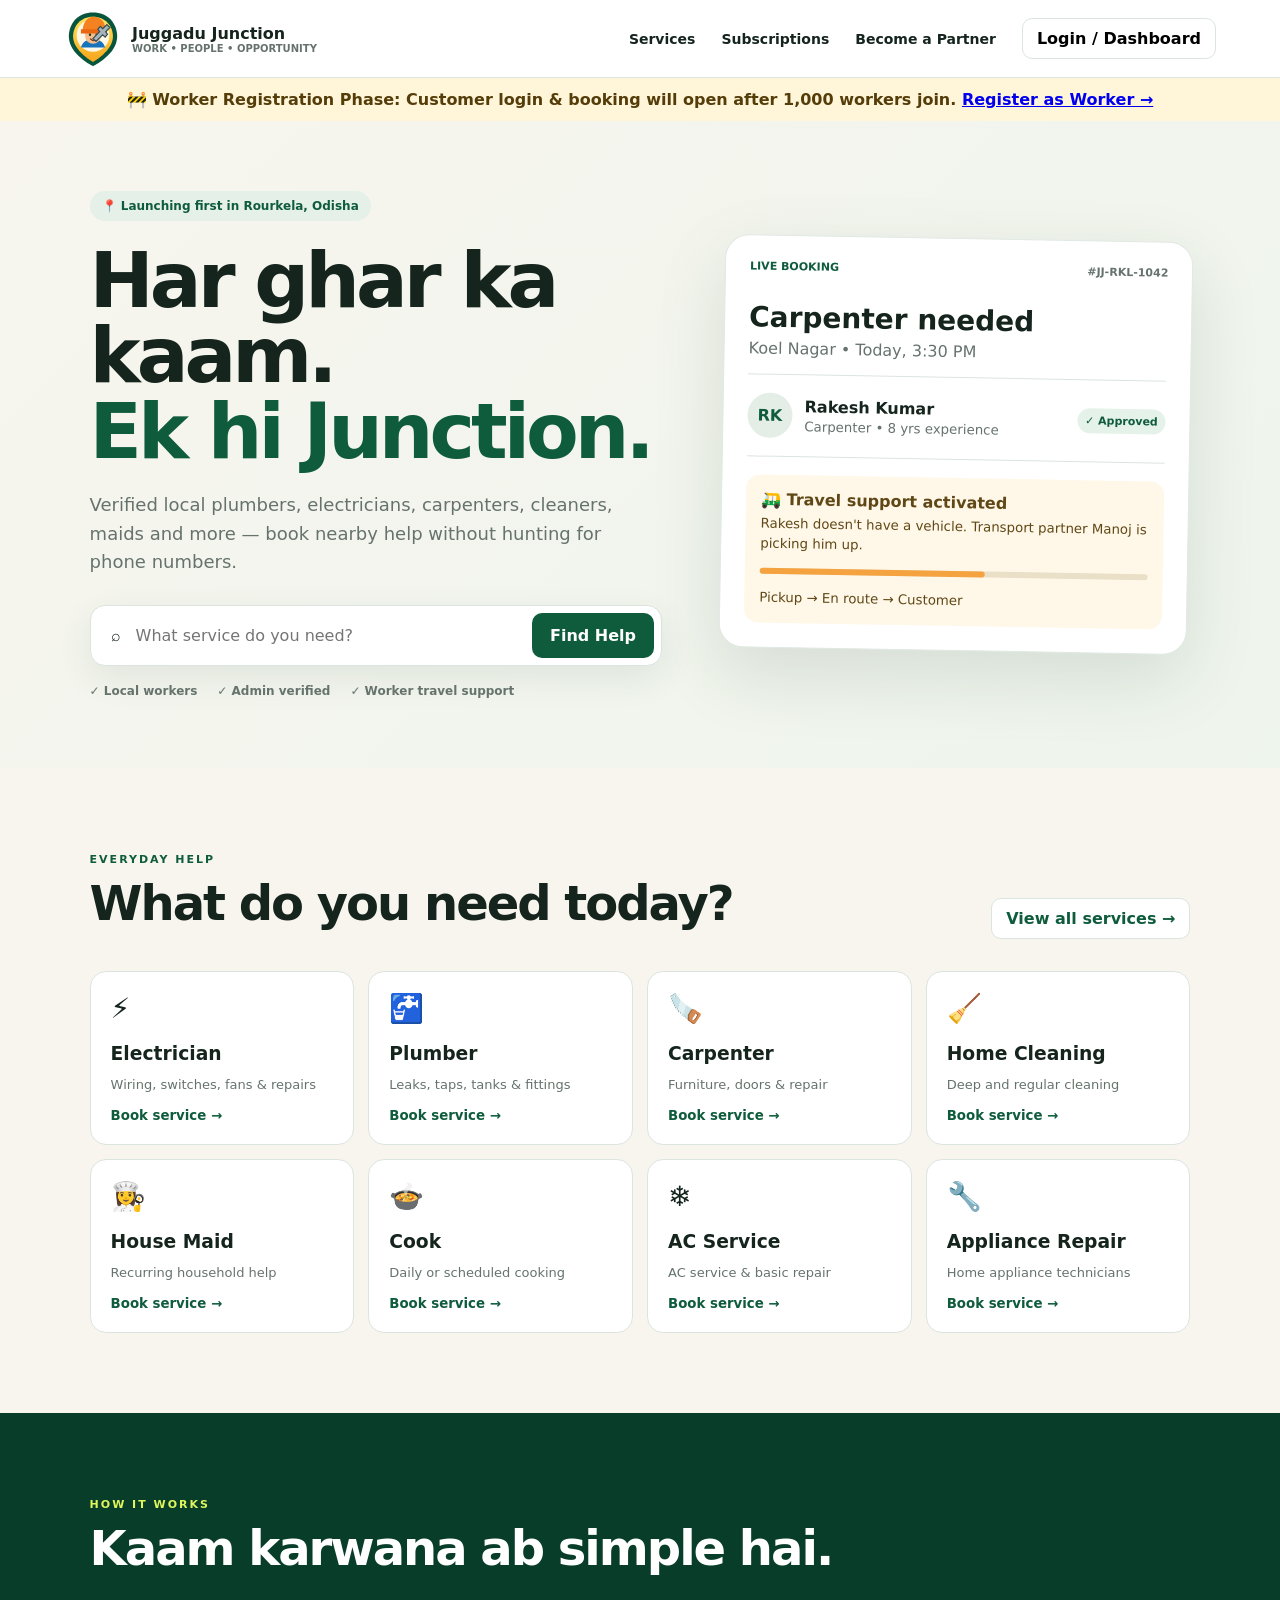
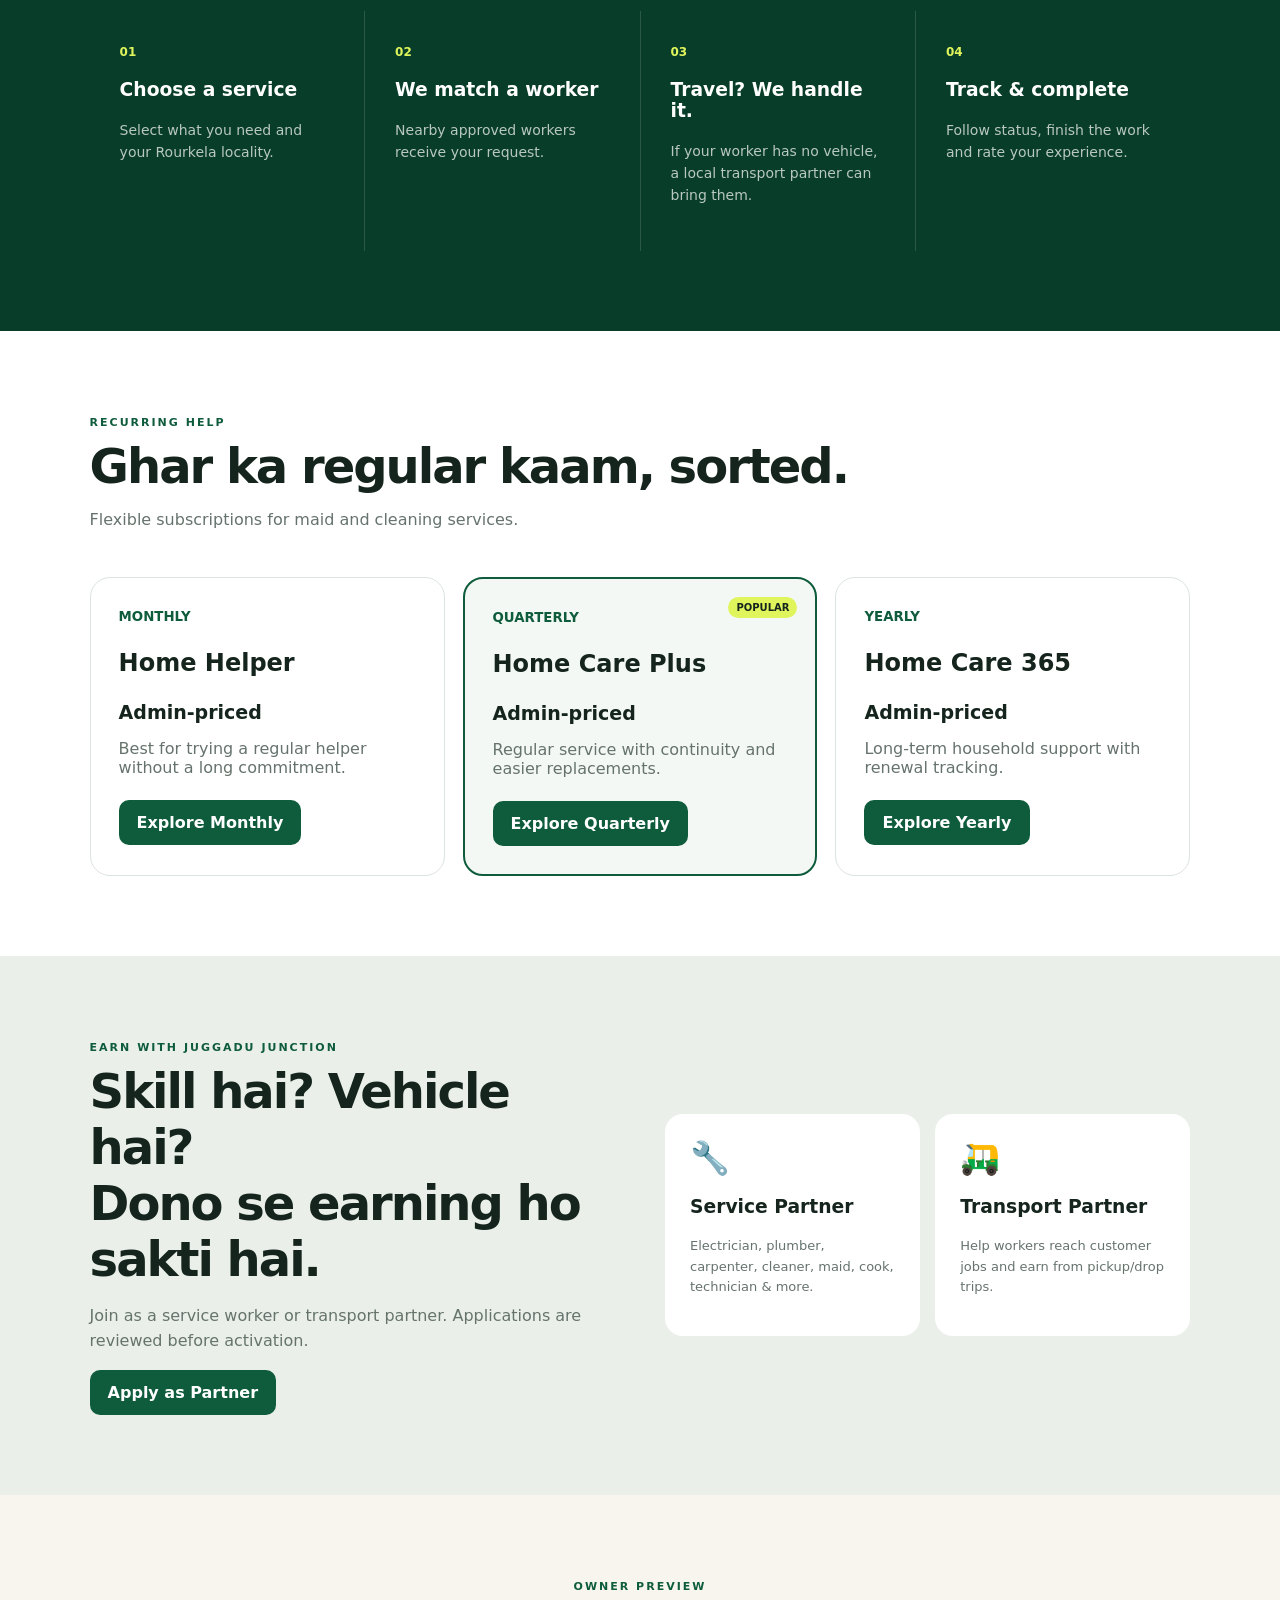
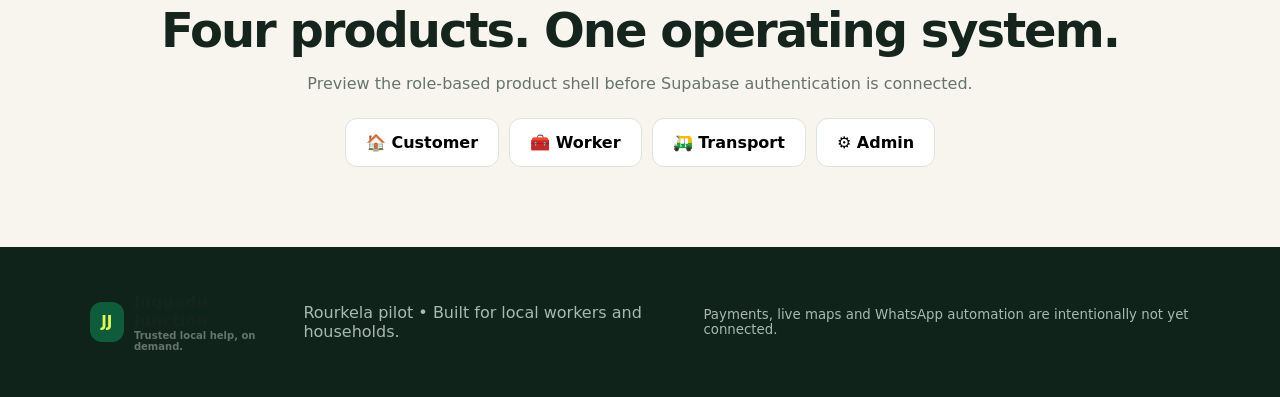
<file: index.html>
<!doctype html><html lang="en"><head><meta charset="UTF-8"/><meta name="viewport" content="width=device-width,initial-scale=1"/><meta name="theme-color" content="#0f5c3d"/><meta name="description" content="Juggadu Junction - trusted local home services in Rourkela"/><title>Juggadu Junction | Rourkela</title><link rel="icon" type="image/png" href="juggadu-header-logo.svg"/><link rel="apple-touch-icon" href="juggadu-header-logo.svg"/><link rel="stylesheet" href="styles.css?v=logo-20261009"/></head><body><header class="top"><a class="brand" href="#home" aria-label="Juggadu Junction home"><img class="brand-logo" src="juggadu-header-logo.svg" alt="Juggadu Junction logo" width="58" height="58" style="display:block;width:58px;height:58px;max-width:58px;max-height:58px;object-fit:contain;flex:0 0 58px"/><span><strong>Juggadu Junction</strong><small>WORK • PEOPLE • OPPORTUNITY</small></span></a><nav><a href="#services">Services</a><a href="#plans">Subscriptions</a><a href="#partner">Become a Partner</a><button id="accountButton" class="ghost" onclick="customerLaunchNotice()">Book Without Login</button></nav></header><main id="home"><div style="background:#fff5d9;color:#553d09;text-align:center;padding:12px 16px;font-weight:750">🚧 Worker Registration Phase: Customer login & booking will open after 1,000 workers join. <a href="#partner">Register as Worker →</a></div><section class="hero"><div><span class="pill">📍 Launching first in Rourkela, Odisha</span><h1>Har ghar ka kaam.<br/><em>Ek hi Junction.</em></h1><p>Verified local plumbers, electricians, carpenters, cleaners, maids and more — book nearby help without hunting for phone numbers.</p><div class="search"><span>⌕</span><input id="search" placeholder="What service do you need?"/><button onclick="customerLaunchNotice()">Find Help</button></div><div class="trust"><b>✓ Local workers</b><b>✓ Admin verified</b><b>✓ Worker travel support</b></div></div><aside class="live"><div class="livehead"><span>LIVE BOOKING</span><b>#JJ-RKL-1042</b></div><h3>Carpenter needed</h3><p>Koel Nagar • Today, 3:30 PM</p><div class="worker"><div class="avatar">RK</div><div><b>Rakesh Kumar</b><small>Carpenter • 8 yrs experience</small></div><span class="verified">✓ Approved</span></div><div class="ride"><b>🛺 Travel support activated</b><small>Rakesh doesn't have a vehicle. Transport partner Manoj is picking him up.</small><div class="progress"><i></i></div><small>Pickup → En route → Customer</small></div></aside></section><section id="services" class="section"><div class="title"><div><span>EVERYDAY HELP</span><h2>What do you need today?</h2></div><button class="link" onclick="showAll()">View all services →</button></div><div id="serviceGrid" class="grid"></div></section><section class="how"><span>HOW IT WORKS</span><h2>Kaam karwana ab simple hai.</h2><div class="steps"><article><b>01</b><h3>Choose a service</h3><p>Select what you need and your Rourkela locality.</p></article><article><b>02</b><h3>We match a worker</h3><p>Nearby approved workers receive your request.</p></article><article><b>03</b><h3>Travel? We handle it.</h3><p>If your worker has no vehicle, a local transport partner can bring them.</p></article><article><b>04</b><h3>Track & complete</h3><p>Follow status, finish the work and rate your experience.</p></article></div></section><section id="plans" class="section plans"><div class="title"><div><span>RECURRING HELP</span><h2>Ghar ka regular kaam, sorted.</h2><p>Flexible subscriptions for maid and cleaning services.</p></div></div><div class="planGrid"><article><small>MONTHLY</small><h3>Home Helper</h3><strong>Admin-priced</strong><p>Best for trying a regular helper without a long commitment.</p><button onclick="plan('Monthly')">Explore Monthly</button></article><article class="featured"><label>POPULAR</label><small>QUARTERLY</small><h3>Home Care Plus</h3><strong>Admin-priced</strong><p>Regular service with continuity and easier replacements.</p><button onclick="plan('Quarterly')">Explore Quarterly</button></article><article><small>YEARLY</small><h3>Home Care 365</h3><strong>Admin-priced</strong><p>Long-term household support with renewal tracking.</p><button onclick="plan('Yearly')">Explore Yearly</button></article></div></section><section id="partner" class="partner"><div><span>EARN WITH JUGGADU JUNCTION</span><h2>Skill hai? Vehicle hai?<br/>Dono se earning ho sakti hai.</h2><p>Join as a service worker or transport partner. Applications are reviewed before activation.</p><button onclick="partner()">Apply as Partner</button></div><div class="partnercards"><article><b>🔧</b><h3>Service Partner</h3><p>Electrician, plumber, carpenter, cleaner, maid, cook, technician & more.</p></article><article><b>🛺</b><h3>Transport Partner</h3><p>Help workers reach customer jobs and earn from pickup/drop trips.</p></article></div></section><section class="demo"><span>OWNER PREVIEW</span><h2>Four products. One operating system.</h2><p>Preview the role-based product shell before Supabase authentication is connected.</p><div class="roles"><button onclick="customerLaunchNotice()">🏠 Customer</button><button onclick="dashboard('Worker')">🧰 Worker</button><button onclick="dashboard('Transport')">🛺 Transport</button><button onclick="dashboard('Admin')">⚙️ Admin</button></div></section></main><footer><div class="brand"><span class="mark" aria-hidden="true">JJ</span><span><strong>Juggadu Junction</strong><small>Trusted local help, on demand.</small></span></div><p>Rourkela pilot • Built for local workers and households.</p><small>Payments, live maps and WhatsApp automation are intentionally not yet connected.</small></footer><div id="modal" class="modal"><div class="modalbox"><button class="close" onclick="closeModal()">×</button><div id="modalBody"></div></div></div><script src="app.js?v=worker-only-20261009"></script></body></html>
</file>
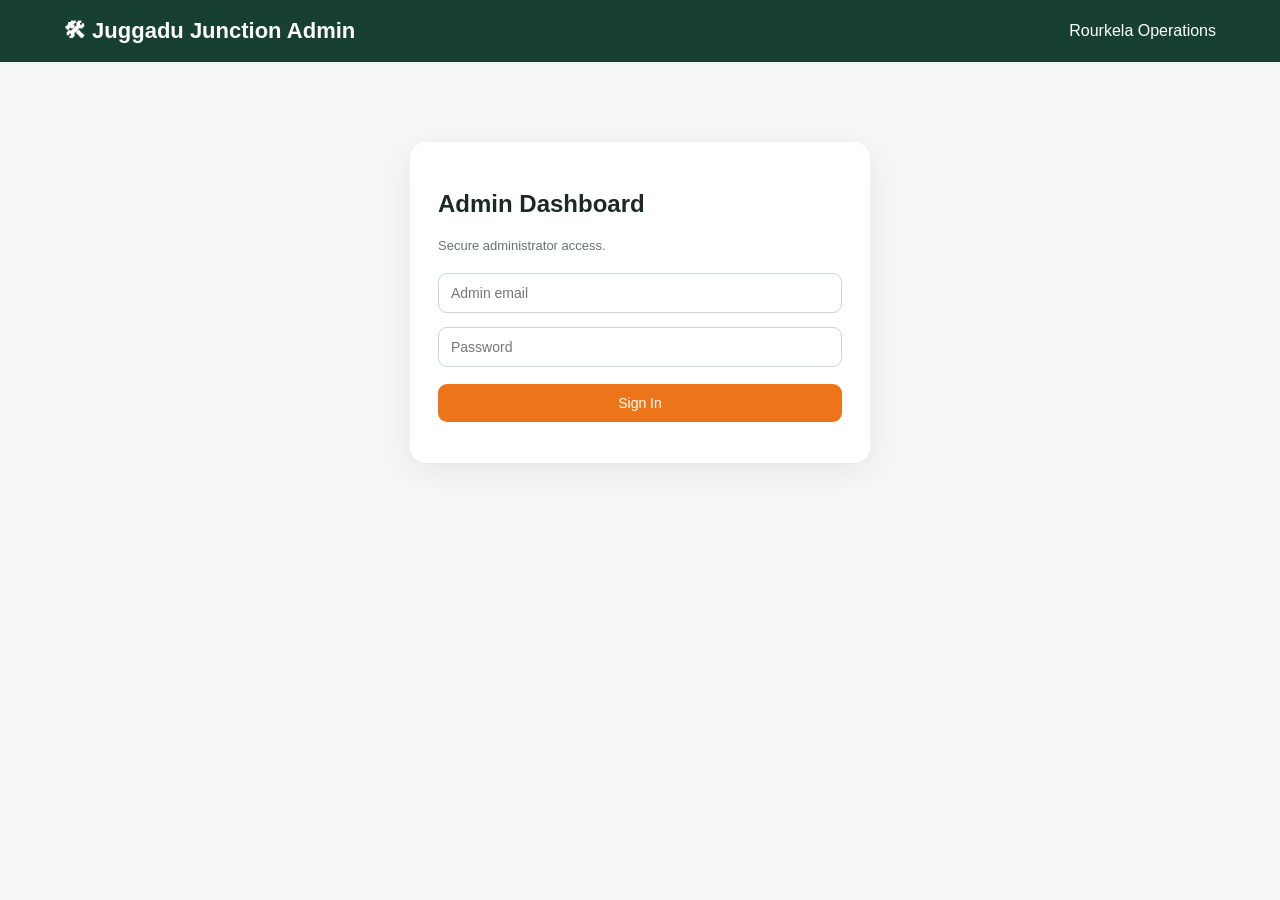
<file: admin.html>
<!doctype html><html><head><meta charset="utf-8"><meta name="viewport" content="width=device-width,initial-scale=1"><title>Juggadu Junction Admin</title><style>*{box-sizing:border-box}body{margin:0;font-family:Arial;background:#f5f7f6;color:#1c2924}header{background:#173f32;color:#fff;padding:18px 5%;display:flex;justify-content:space-between;align-items:center}header b{font-size:22px}.wrap{max-width:1500px;margin:auto;padding:28px 20px}.stats{display:grid;grid-template-columns:repeat(4,1fr);gap:14px}.stat,.panel{background:#fff;border-radius:14px;padding:18px;box-shadow:0 4px 18px #0000000d}.stat strong{display:block;font-size:30px;margin-top:8px}.toolbar{display:flex;gap:10px;margin:20px 0;flex-wrap:wrap}input,select,button{padding:11px 12px;border:1px solid #ccd6d1;border-radius:9px;font-size:14px}input{min-width:260px}button{cursor:pointer;background:#fff}.primary{background:#ed7419;color:#fff;border:0}.approve{background:#16794b;color:#fff;border:0}.reject{background:#b3261e;color:#fff;border:0}table{width:100%;border-collapse:collapse;background:#fff}th,td{text-align:left;padding:13px;border-bottom:1px solid #edf0ee;font-size:14px}th{background:#f1f5f3}.pill{padding:5px 9px;border-radius:99px;background:#fff1e7;color:#a84b08;font-weight:bold;font-size:12px}.verified{color:#16794b;font-weight:bold}.pending{color:#a84b08;font-weight:bold}.empty{text-align:center;padding:35px;color:#66736d}.note{font-size:13px;color:#66736d}.login{max-width:460px;margin:80px auto;background:#fff;padding:28px;border-radius:16px;box-shadow:0 8px 30px #0001}.login input{width:100%;margin:7px 0}.login button{width:100%;margin-top:10px}@media(max-width:800px){.stats{grid-template-columns:1fr 1fr}.panel{overflow:auto}th,td{white-space:nowrap}}</style></head><body><header><b>🛠 Juggadu Junction Admin</b><span>Rourkela Operations</span></header><div id="login" class="login"><h2>Admin Dashboard</h2><p class="note">Secure administrator access.</p><input id="email" type="email" placeholder="Admin email"><input id="password" type="password" placeholder="Password"><button class="primary" onclick="signIn()">Sign In</button><p id="loginMsg" class="note"></p></div><main id="app" class="wrap" style="display:none"><div style="display:flex;justify-content:space-between;align-items:center"><div><h1>Worker Applications</h1><p class="note">Review, edit, approve, reject and activate Rourkela workers.</p></div><button onclick="signOut()">Sign out</button></div><section class="stats"><div class="stat">Total<strong id="total">0</strong></div><div class="stat">Submitted / Review<strong id="submitted">0</strong></div><div class="stat">Approved / Active<strong id="approved">0</strong></div><div class="stat">Rejected<strong id="rejected">0</strong></div></section><div class="toolbar"><input id="search" placeholder="Search name, email, mobile, area or work" oninput="render()"><select id="filter" onchange="render()"><option value="">All statuses</option><option value="submitted">Submitted</option><option value="under_review">Under Review</option><option value="approved">Approved</option><option value="rejected">Rejected</option><option value="activated">Activated</option></select><button onclick="loadWorkers()">↻ Refresh</button></div><section class="panel"><table><thead><tr><th>Application</th><th>Worker</th><th>Email verification</th><th>Work</th><th>Area</th><th>Experience</th><th>Travel</th><th>Status</th><th>Submitted</th><th>Action</th></tr></thead><tbody id="rows"></tbody></table><div id="empty" class="empty" style="display:none">No worker applications found.</div></section></main><script src="admin.js"></script></body></html>
</file>
<file: styles.css>
:root{--g:#0f5c3d;--g2:#083d29;--lime:#dff55b;--cream:#f7f5ee;--ink:#15251e;--muted:#66736d;--line:#dce4df;--white:#fff;--orange:#f4a340}*{box-sizing:border-box}html{scroll-behavior:smooth}body{margin:0;font-family:Inter,ui-sans-serif,system-ui,-apple-system,Segoe UI,sans-serif;color:var(--ink);background:var(--cream)}button,input{font:inherit}button{cursor:pointer}.top{height:78px;padding:0 max(5vw,24px);display:flex;align-items:center;justify-content:space-between;background:#fff;border-bottom:1px solid var(--line);position:sticky;top:0;z-index:20}.brand{display:flex;align-items:center;gap:10px;text-decoration:none;color:var(--ink);font-weight:900}.brand small{display:block;font-size:10px;color:var(--muted);font-weight:600}.mark{display:grid;place-items:center;width:40px;height:40px;border-radius:12px;background:var(--g);color:var(--lime);font-size:15px}.top nav{display:flex;align-items:center;gap:26px}.top nav a{color:var(--ink);text-decoration:none;font-size:14px;font-weight:700}.ghost,.link{border:1px solid var(--line);background:white;border-radius:10px;padding:10px 14px;font-weight:800}.top .logged-in{border-color:#b9d8c7;background:#edf7f1;color:var(--g);box-shadow:0 4px 14px #0f5c3d12}.login-dot{color:#1aa05d;font-size:11px;margin-right:4px}.hero{min-height:610px;padding:70px max(7vw,28px);display:grid;grid-template-columns:1.1fr .9fr;gap:60px;align-items:center;background:linear-gradient(135deg,#f7f5ee 0%,#eef5ed 100%)}.pill{display:inline-block;background:#e5f0e9;color:var(--g);border-radius:999px;padding:8px 12px;font-size:12px;font-weight:800}.hero h1{font-size:clamp(46px,6vw,78px);line-height:.98;letter-spacing:-4px;margin:22px 0}.hero h1 em{font-style:normal;color:var(--g)}.hero>div>p{font-size:18px;line-height:1.6;color:var(--muted);max-width:650px}.search{display:flex;background:white;padding:7px;border-radius:15px;box-shadow:0 12px 35px #1c513217;max-width:650px;margin-top:28px;border:1px solid var(--line)}.search span{padding:13px}.search input{border:0;outline:0;flex:1;min-width:100px}.search button,.planGrid button,.partner button{border:0;background:var(--g);color:white;border-radius:10px;padding:13px 18px;font-weight:900}.trust{display:flex;gap:20px;margin-top:18px;font-size:12px;color:var(--muted)}.live{background:white;border-radius:24px;padding:24px;box-shadow:0 25px 70px #173c2820;border:1px solid #e1e9e4;transform:rotate(1deg)}.livehead{display:flex;justify-content:space-between;color:var(--muted);font-size:11px}.livehead span{color:var(--g);font-weight:900}.live h3{font-size:28px;margin:28px 0 5px}.live>p{color:var(--muted);margin-top:0}.worker{display:flex;align-items:center;gap:12px;border-top:1px solid var(--line);border-bottom:1px solid var(--line);padding:18px 0}.avatar{width:45px;height:45px;border-radius:50%;display:grid;place-items:center;background:#e4eee7;color:var(--g);font-weight:900}.worker div:nth-child(2){flex:1}.worker small{display:block;color:var(--muted);margin-top:3px}.verified{font-size:11px;background:#e5f2e9;color:var(--g);padding:6px 8px;border-radius:999px;font-weight:800}.ride{margin-top:18px;background:#fff8e9;border-radius:14px;padding:15px;color:#604816}.ride small{display:block;margin-top:5px;line-height:1.5}.progress{height:6px;background:#eadfc7;border-radius:10px;margin:14px 0}.progress i{display:block;width:58%;height:100%;background:var(--orange);border-radius:10px}.section{padding:80px max(7vw,28px)}.title{display:flex;align-items:end;justify-content:space-between;margin-bottom:32px}.title span,.how>span,.partner>div>span,.demo>span{font-size:11px;letter-spacing:2px;color:var(--g);font-weight:900}.title h2,.how h2,.partner h2,.demo h2{font-size:clamp(30px,4vw,48px);letter-spacing:-2px;margin:8px 0}.title p{color:var(--muted)}.link{color:var(--g)}.grid{display:grid;grid-template-columns:repeat(4,1fr);gap:14px}.card{background:white;border:1px solid var(--line);border-radius:16px;padding:20px;transition:.2s}.card:hover{transform:translateY(-4px);box-shadow:0 14px 30px #183c2814}.card b{font-size:28px}.card h3{margin:18px 0 5px}.card p{color:var(--muted);font-size:13px}.card small{color:var(--g);font-weight:800}.how{background:var(--g2);color:white;padding:80px max(7vw,28px)}.how>span{color:var(--lime)}.steps{display:grid;grid-template-columns:repeat(4,1fr);gap:1px;background:#ffffff24;margin-top:35px}.steps article{background:var(--g2);padding:30px}.steps b{color:var(--lime);font-size:12px}.steps p{color:#b9c8c0;line-height:1.6;font-size:14px}.plans{background:#fff}.planGrid{display:grid;grid-template-columns:repeat(3,1fr);gap:18px}.planGrid article{border:1px solid var(--line);border-radius:20px;padding:28px;position:relative}.planGrid .featured{border:2px solid var(--g);background:#f3f8f4}.planGrid label{position:absolute;right:18px;top:18px;background:var(--lime);padding:5px 8px;border-radius:99px;font-size:10px;font-weight:900}.planGrid small{color:var(--g);font-weight:900}.planGrid h3{font-size:24px}.planGrid strong{font-size:19px}.planGrid p{color:var(--muted);min-height:45px}.partner{padding:80px max(7vw,28px);display:grid;grid-template-columns:1fr 1fr;gap:50px;align-items:center;background:#eaf0e9}.partner p{color:var(--muted);line-height:1.6}.partnercards{display:grid;grid-template-columns:1fr 1fr;gap:15px}.partnercards article{background:white;padding:25px;border-radius:18px}.partnercards b{font-size:32px}.partnercards p{font-size:13px}.demo{text-align:center;padding:80px max(7vw,28px)}.demo p{color:var(--muted)}.roles{display:flex;justify-content:center;gap:10px;flex-wrap:wrap;margin-top:25px}.roles button{background:white;border:1px solid var(--line);padding:14px 20px;border-radius:12px;font-weight:900}.roles button:hover{background:var(--g);color:white}footer{background:#10231a;color:white;padding:40px max(7vw,28px);display:flex;align-items:center;justify-content:space-between;gap:20px}footer p,footer>small{color:#a9b8b0}.modal{display:none;position:fixed;inset:0;background:#06150fbf;z-index:50;padding:20px;align-items:center;justify-content:center}.modal.show{display:flex}.modalbox{width:min(760px,100%);max-height:90vh;overflow:auto;background:white;border-radius:22px;padding:28px;position:relative}.close{position:absolute;right:16px;top:12px;border:0;background:transparent;font-size:30px}.dashhead{display:flex;align-items:center;gap:12px}.dashhead .mark{width:48px;height:48px}.stats{display:grid;grid-template-columns:repeat(3,1fr);gap:10px;margin:20px 0}.stat{padding:15px;border:1px solid var(--line);border-radius:12px}.stat strong{display:block;font-size:24px;color:var(--g)}.mockrow{padding:15px 0;border-top:1px solid var(--line);display:flex;justify-content:space-between;gap:10px}.status{background:#e8f3eb;color:var(--g);padding:5px 8px;border-radius:99px;font-size:11px;font-weight:900}@media(max-width:900px){.top nav a{display:none}.hero{grid-template-columns:1fr;padding-top:45px}.hero h1{letter-spacing:-2px}.grid{grid-template-columns:repeat(2,1fr)}.steps{grid-template-columns:1fr 1fr}.partner{grid-template-columns:1fr}.planGrid{grid-template-columns:1fr}.live{transform:none}footer{flex-direction:column;align-items:flex-start}}@media(max-width:560px){.top{height:68px;padding:0 16px}.top .ghost{font-size:11px;padding:8px}.hero,.section,.how,.partner,.demo{padding-left:18px;padding-right:18px}.hero{gap:28px}.hero h1{font-size:48px}.search{flex-wrap:wrap}.search button{width:100%}.trust{flex-wrap:wrap;gap:8px 15px}.grid{grid-template-columns:1fr 1fr;gap:9px}.card{padding:15px}.steps{grid-template-columns:1fr}.partnercards{grid-template-columns:1fr}.title{align-items:start;gap:15px}.title .link{display:none}.stats{grid-template-columns:1fr}.worker{align-items:flex-start}.verified{display:none}}
/* Guest booking: responsive full-width fields and location preview */
#guestBookingForm .mockrow{display:flex;align-items:flex-start;gap:14px}#guestBookingForm .mockrow>b{flex:0 0 34%;padding-top:10px}#guestBookingForm .mockrow>input,#guestBookingForm .mockrow>select,#guestBookingForm .mockrow>.guest-map{flex:1;min-width:0;width:100%;max-width:100%;box-sizing:border-box}#guestBookingForm input,#guestBookingForm select{min-height:42px;padding:9px;border:1px solid #cbd8d1;border-radius:8px}#guestBookingForm .guest-map{display:flex;flex-direction:column;gap:8px}#guestBookingForm .guest-map small{color:#66736d}#guestMapPreview iframe{display:block;width:100%;height:230px;border:1px solid #cbd8d1;border-radius:10px}#guestMapPreview a{display:inline-block;margin-top:6px;font-size:13px}@media(max-width:650px){#guestBookingForm .mockrow{flex-direction:column;gap:6px}#guestBookingForm .mockrow>b{flex:auto;padding-top:0}#guestBookingForm .mockrow>input,#guestBookingForm .mockrow>select,#guestBookingForm .mockrow>.guest-map{width:100%}}

/* Official Juggadu Junction brand logo */
.brand-logo{width:58px;height:58px;object-fit:contain;flex-shrink:0;border-radius:12px}
@media(max-width:600px){.brand-logo{width:46px;height:46px}}

/* Keep the detailed brand artwork contained inside the header */
.top .brand-logo{display:block!important;width:58px!important;height:58px!important;max-width:58px!important;max-height:58px!important;object-fit:contain!important;flex:none!important}
.top .brand{min-width:0;flex-shrink:0}
.top .brand>span{display:block}
@media(max-width:720px){.top .brand-logo{width:44px!important;height:44px!important;max-width:44px!important;max-height:44px!important}}

.jj-admin-title{display:flex;justify-content:space-between;align-items:center;gap:12px}.jj-admin-stats{display:grid;grid-template-columns:repeat(3,minmax(0,1fr));gap:10px;margin:16px 0}.jj-admin-stats>div{background:#eef7f0;padding:14px;border-radius:12px}.jj-admin-stats b{display:block;font-size:25px;color:#0f5c3d}.jj-admin-stats small{font-size:11px;color:#50645a}.jj-admin-card{background:#fff;border:1px solid #dce4df;border-radius:12px;padding:14px;margin:10px 0;overflow-wrap:anywhere}.jj-admin-card p{margin:8px 0}.jj-admin-card select{max-width:100%;padding:8px;border:1px solid #dce4df;border-radius:8px}@media(max-width:550px){.jj-admin-stats{grid-template-columns:1fr 1fr}.jj-admin-title{flex-wrap:wrap}}

.jj-admin-head{display:flex;justify-content:space-between;align-items:start;gap:12px;flex-wrap:wrap}.jj-admin-head h2{margin:14px 0 5px}.jj-admin-head p{color:#64776c}.jj-toolbar{display:flex;gap:9px;flex-wrap:wrap;margin:20px 0}.jj-toolbar button{padding:11px 15px;border-radius:11px;border:1px solid #d9e6dd;background:#edf5ef;color:#165b3d;font-weight:750}.jj-toolbar button.active{background:#0f5c3d;color:white}.jj-filters{display:flex;gap:10px;flex-wrap:wrap;margin:15px 0}.jj-filters input{flex:1;min-width:170px;padding:12px;border:1px solid #d6e3da;border-radius:10px}.jj-filters select,.jj-actions select{padding:10px;border:1px solid #d6e3da;border-radius:10px;background:white}.jj-admin-card{border:1px solid #dce8df;background:white;border-radius:15px;padding:17px;margin:12px 0}.jj-admin-card strong{font-size:16px}.jj-admin-card p{line-height:1.5;color:#54695d;margin:8px 0}.jj-actions{display:flex;gap:12px;align-items:center;flex-wrap:wrap;margin-top:12px}.jj-actions a{background:#0f5c3d;color:white;text-decoration:none;border-radius:9px;padding:10px 14px;font-weight:700}.jj-empty{padding:36px;text-align:center;color:#607568}.jj-admin-stats{grid-template-columns:repeat(3,minmax(0,1fr))}@media(max-width:550px){.jj-admin-stats{grid-template-columns:repeat(2,minmax(0,1fr))}.jj-admin-card{padding:13px}}
</file>
